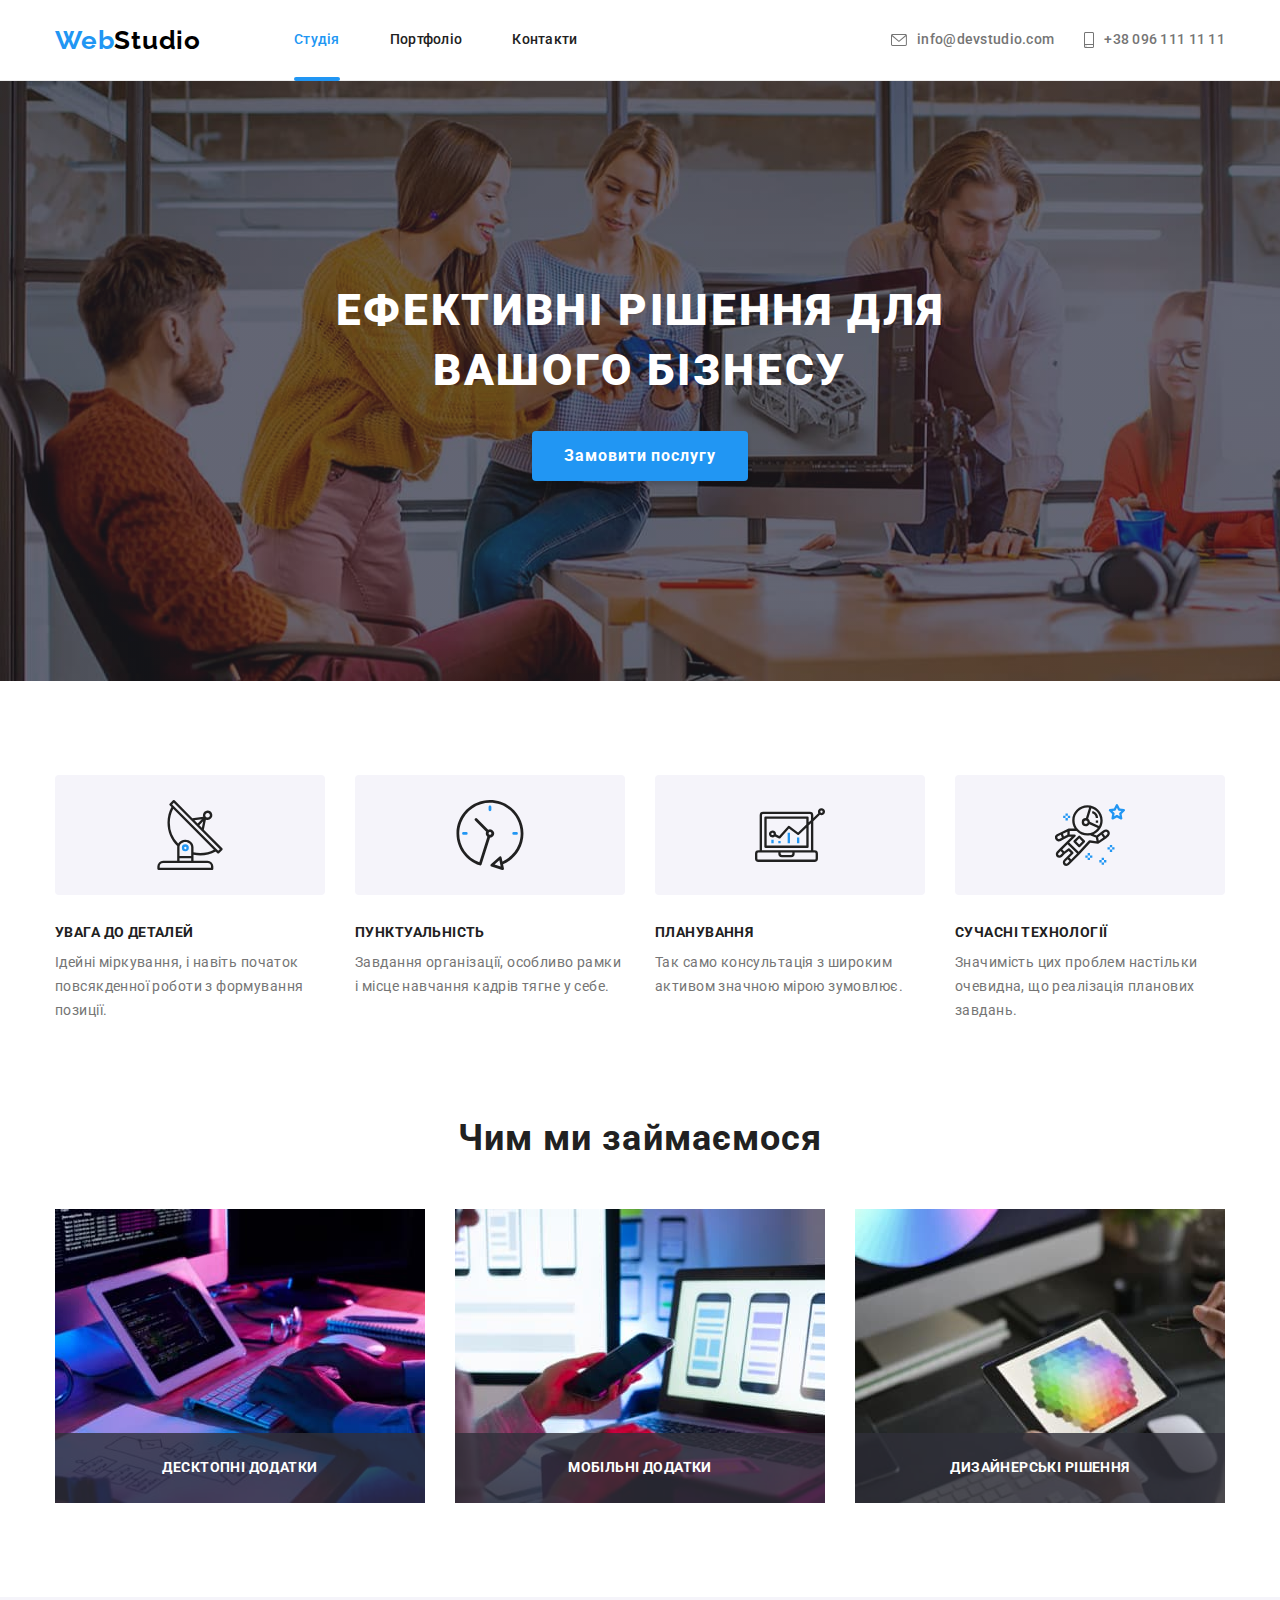
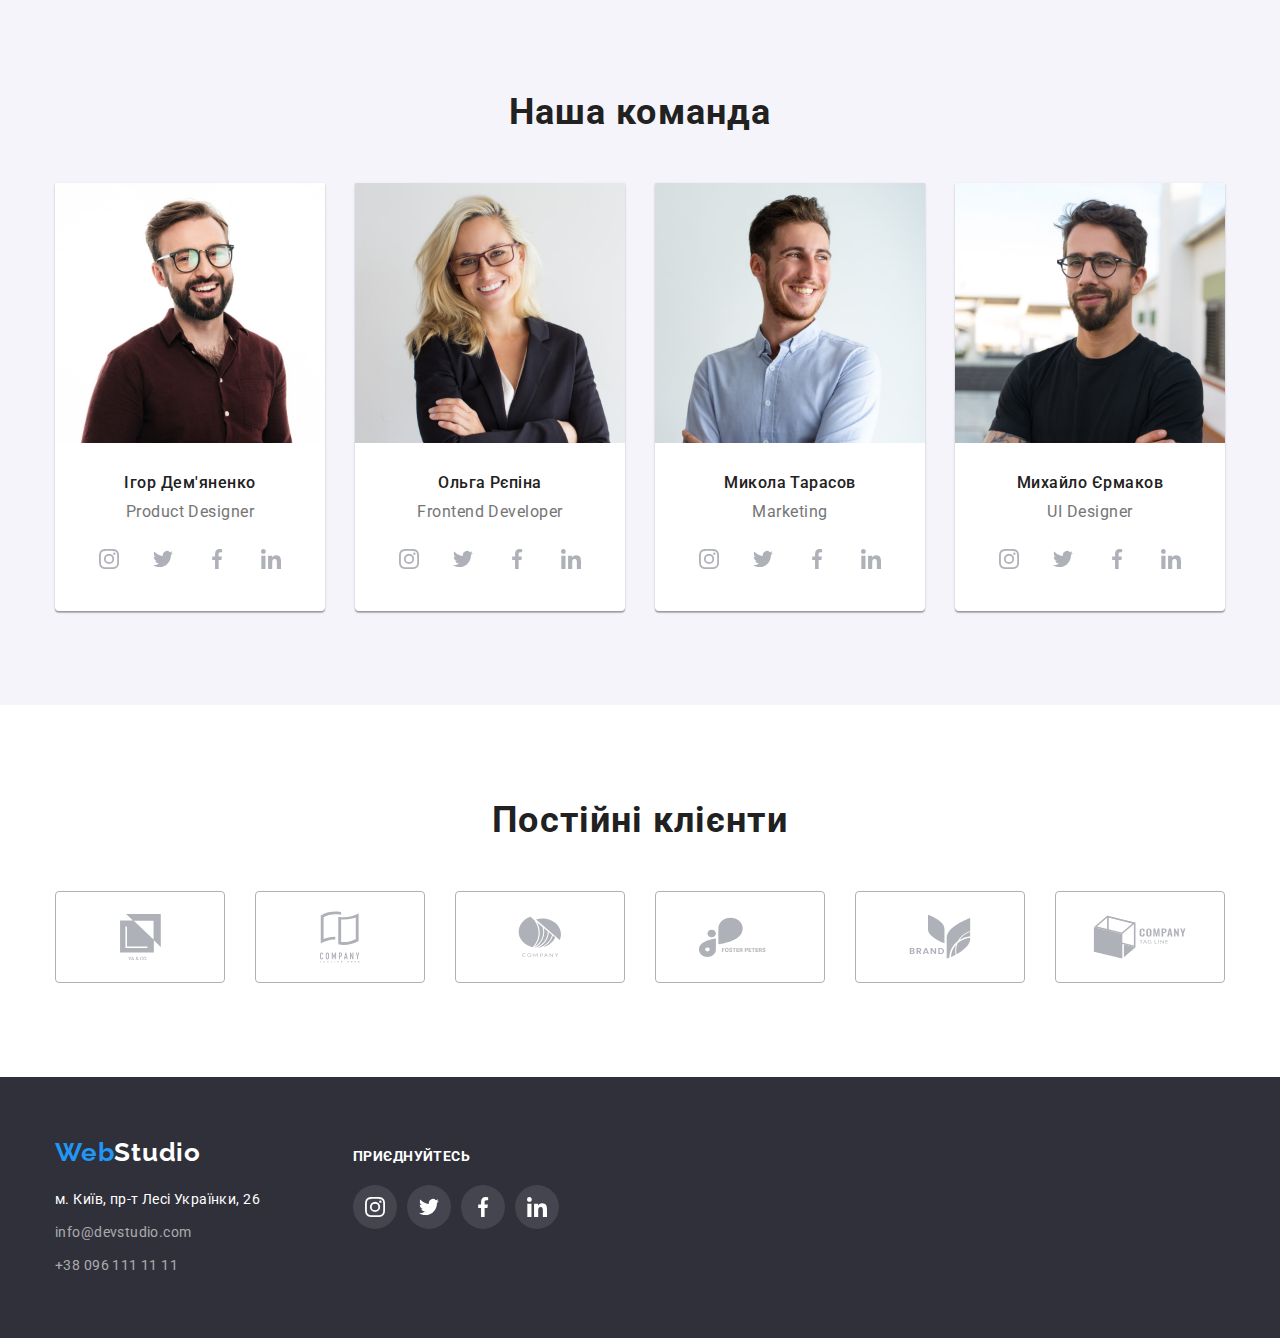
<file: index.html>
<!DOCTYPE html>
<html lang="uk">
<head>
    <meta charset="UTF-8">
    <meta http-equiv="X-UA-Compatible" content="IE=edge">
    <meta name="viewport" content="width=device-width, initial-scale=1.0"> 
    <link rel="preconnect" href="https://fonts.googleapis.com">
    <link rel="preconnect" href="https://fonts.gstatic.com" crossorigin>
    <link href="https://fonts.googleapis.com/css2?family=Raleway:wght@700&family=Roboto:wght@400;500;700;900&display=swap" rel="stylesheet">
    <link rel="stylesheet" href="https://cdnjs.cloudflare.com/ajax/libs/modern-normalize/1.0.0/modern-normalize.min.css" />
    <link rel="stylesheet" href="./css/styles.css" />
    <title>WebStudio</title>
</head>
<body>
    <!-- шапка сторінки -->
    <header class="header">
        <div class="container shapka">
            <nav class="navigation">
                <!-- логотип -->
                <a href="./index.html" class="logo"><span class="logo-color">Web</span>Studio</a>
                <!-- навігація на інші сторінки -->
                <ul class="menu"> 
                    <li class="menu-studia menu-dist"><a href="./index.html" class="link current">Студія</a></li>
                    <li class="menu-portfolio menu-dist"><a href="./portfolio.html" class="link">Портфоліо</a></li>
                    <li class="menu-kontakty menu-dist"><a href="#" class="link">Контакти</a></li>
                </ul>          
            </nav>
            <!-- контакти -->
            <ul class="kontakty">
                <li class="mail kntkt-dist"><a href="mailto:info@devstudio.com" class="link">
                    <svg class="logo-mail" width="16" height="12">
                        <use href="./images/icons.svg#icon-envelope"></use>
                    </svg>info@devstudio.com</a>
                </li>
                <li class="tel kntkt-dist"><a href="tel:+380961111111" class="link">
                    <svg class="logo-mail" width="10" height="16">
                        <use href="./images/icons.svg#icon-smartphone"></use>
                    </svg>+38 096 111 11 11</a></li>
            </ul>
        </div>
    </header>
    <!-- контент сторінки -->
    <main>
        <section class="hero overlay">
            <div class="container title-centr">
                <h1 class="hero-title">Ефективні рішення для вашого бізнесу</h1>
                <button type="button" class="hero-button" data-modal-open>Замовити послугу</button>
            </div>   
        </section>
        <section class="bg-white-perevagy">
            <div class="container">
                <h2 class="visually-hidden">Наші переваги</h2>
                <ul class="perevagy">
                    <li class="logo-perevagy">
                        <div class="bg-perevagy">
                            <svg class="icon-perevagy" width="70" height="70">
                                <use href="./images/icons.svg#icon-antenna"></use>
                            </svg>
                        </div>
                        <h3 class="title-perevagy">Увага до деталей</h3>
                        <p class="paragraph-perevagy">Ідейні міркування, і навіть початок повсякденної роботи з формування позиції.</p>
                    </li>
                    <li class="logo-perevagy">
                        <div class="bg-perevagy">
                            <svg class="icon-perevagy" width="70" height="70">
                                <use href="./images/icons.svg#icon-clock"></use>
                            </svg>
                        </div>
                        <h3 class="title-perevagy">Пунктуальність</h3>
                        <p class="paragraph-perevagy">Завдання організації, особливо рамки і місце навчання кадрів тягне у себе.</p>
                    </li>
                    <li class="logo-perevagy">
                        <div class="bg-perevagy">
                            <svg class="icon-perevagy" width="70" height="70">
                                <use href="./images/icons.svg#icon-diagram"></use>
                            </svg>
                        </div>
                        <h3 class="title-perevagy">Планування</h3>
                        <p class="paragraph-perevagy">Так само консультація з широким активом значною мірою зумовлює.</p>
                    </li>
                    <li class="logo-perevagy">
                        <div class="bg-perevagy">
                            <svg class="icon-perevagy" width="70" height="70">
                                <use href="./images/icons.svg#icon-astronaut"></use>
                            </svg>
                        </div>
                        <h3 class="title-perevagy">Сучасні технології</h3>
                        <p class="paragraph-perevagy">Значимість цих проблем настільки очевидна, що реалізація планових завдань.</p>
                    </li>
                </ul>
            </div>
        </section>
        <section class="bg-white-work">
            <div class="container">
                <h2 class="title-section">Чим ми займаємося</h2>
                <ul class="working">
                    <li class="thumb-item">
                        <div class="thumb-pos-text">
                            <p class="thumb-working-text">Десктопні додатки</p>
                        </div>
                        <img src="./images/work-img01.jpg" alt="руки на клавіатурі" width="370"/></li>
                    <li class="thumb-item">
                        <div class="thumb-pos-text">
                            <p class="thumb-working-text">Мобільні додатки</p>
                        </div>
                        <img src="./images/work-img02.jpg" alt="мобільний телефон в руці" width="370"/></li>
                    <li class="thumb-item">
                        <div class="thumb-pos-text">
                            <p class="thumb-working-text">Дизайнерські рішення</p>
                        </div>
                        <img src="./images/work-img03.jpg" alt="планшет з кольоровою гаммою в руці" width="370"/></li>
                </ul>
            </div>
        </section>
        <section class="bg-violet">
            <div class="container">
                <h2 class="title-section">Наша команда</h2>
                <ul class="comand">
                    <li class="card-solid">
                        <img src="./images/man01.jpg" alt="член команди" width="270"/>
                        <div class="comand-content">
                            <h3 class="title-name">Ігор Дем'яненко</h3>
                            <p class="title-subname">Product Designer</p>
                            <ul class="list-soc-comand">
                                <li>
                                    <a href="#" class="solid-round-comand">
                                        <svg class="logo-soc-comand" width="20" height="20">
                                            <use href="./images/icons.svg#icon-instagram"></use>
                                        </svg>
                                    </a>
                                </li>
                                <li>
                                    <a href="#" class="solid-round-comand">
                                        <svg class="logo-soc-comand" width="20" height="20">
                                            <use href="./images/icons.svg#icon-twitter"></use>
                                        </svg>
                                    </a> 
                                </li>
                                <li>
                                    <a href="#" class="solid-round-comand">
                                        <svg class="logo-soc-comand" width="20" height="20">
                                            <use href="./images/icons.svg#icon-facebook"></use>
                                        </svg>
                                    </a> 
                                </li>
                                <li>
                                    <a href="#" class="solid-round-comand">
                                        <svg class="logo-soc-comand" width="20" height="20">
                                            <use href="./images/icons.svg#icon-linkedin"></use>
                                        </svg>
                                    </a> 
                                </li>    
                            </ul>
                        </div>
                    </li>
                    <li class="card-solid">
                        <img src="./images/man02.jpg" alt="член команди" width="270"/>
                        <div class="comand-content">
                            <h3 class="title-name">Ольга Рєпіна</h3>
                            <p class="title-subname">Frontend Developer</p>
                            <ul class="list-soc-comand">
                                <li>
                                    <a href="#" class="solid-round-comand">
                                        <svg class="logo-soc-comand" width="20" height="20">
                                            <use href="./images/icons.svg#icon-instagram"></use>
                                        </svg>
                                    </a>
                                </li>
                                <li>
                                    <a href="#" class="solid-round-comand">
                                        <svg class="logo-soc-comand" width="20" height="20">
                                            <use href="./images/icons.svg#icon-twitter"></use>
                                        </svg>
                                    </a> 
                                </li>
                                <li>
                                    <a href="#" class="solid-round-comand">
                                        <svg class="logo-soc-comand" width="20" height="20">
                                            <use href="./images/icons.svg#icon-facebook"></use>
                                        </svg>
                                    </a> 
                                </li>
                                <li>
                                    <a href="#" class="solid-round-comand">
                                        <svg class="logo-soc-comand" width="20" height="20">
                                            <use href="./images/icons.svg#icon-linkedin"></use>
                                        </svg>
                                    </a> 
                                </li>    
                            </ul>
                        </div>
                    </li>
                    <li class="card-solid">
                        <img src="./images/man03.jpg" alt="член команди" width="270"/>
                        <div class="comand-content">
                            <h3 class="title-name">Микола Тарасов</h3>
                            <p class="title-subname">Marketing</p>
                            <ul class="list-soc-comand">
                                <li>
                                    <a href="#" class="solid-round-comand">
                                        <svg class="logo-soc-comand" width="20" height="20">
                                            <use href="./images/icons.svg#icon-instagram"></use>
                                        </svg>
                                    </a>
                                </li>
                                <li>
                                    <a href="#" class="solid-round-comand">
                                        <svg class="logo-soc-comand" width="20" height="20">
                                            <use href="./images/icons.svg#icon-twitter"></use>
                                        </svg>
                                    </a> 
                                </li>
                                <li>
                                    <a href="#" class="solid-round-comand">
                                        <svg class="logo-soc-comand" width="20" height="20">
                                            <use href="./images/icons.svg#icon-facebook"></use>
                                        </svg>
                                    </a> 
                                </li>
                                <li>
                                    <a href="#" class="solid-round-comand">
                                        <svg class="logo-soc-comand" width="20" height="20">
                                            <use href="./images/icons.svg#icon-linkedin"></use>
                                        </svg>
                                    </a> 
                                </li>    
                            </ul>
                        </div>
                    </li>
                    <li class="card-solid">
                        <img src="./images/man04.jpg" alt="член команди" width="270"/>
                        <div class="comand-content">
                            <h3 class="title-name">Михайло Єрмаков</h3>
                            <p class="title-subname">UI Designer</p>
                            <ul class="list-soc-comand">
                                <li>
                                    <a href="#" class="solid-round-comand">
                                        <svg class="logo-soc-comand" width="20" height="20">
                                            <use href="./images/icons.svg#icon-instagram"></use>
                                        </svg>
                                    </a>
                                </li>
                                <li>
                                    <a href="#" class="solid-round-comand">
                                        <svg class="logo-soc-comand" width="20" height="20">
                                            <use href="./images/icons.svg#icon-twitter"></use>
                                        </svg>
                                    </a> 
                                </li>
                                <li>
                                    <a href="#" class="solid-round-comand">
                                        <svg class="logo-soc-comand" width="20" height="20">
                                            <use href="./images/icons.svg#icon-facebook"></use>
                                        </svg>
                                    </a> 
                                </li>
                                <li>
                                    <a href="#" class="solid-round-comand">
                                        <svg class="logo-soc-comand" width="20" height="20">
                                            <use href="./images/icons.svg#icon-linkedin"></use>
                                        </svg>
                                    </a> 
                                </li>    
                            </ul>
                        </div>
                    </li>
                </ul>
            </div>
        </section>
        <section class="bg-white-work">
            <div class="container">
                <h2 class="title-section">Постійні клієнти</h2>
                <ul class="clients">
                    <li>
                        <a href="#" class="border-client">
                            <svg class="logo-client" width="41" height="46.7">
                                <use href="./images/icons.svg#icon-logo-comp-1"></use>
                            </svg>
                        </a>
                    </li>
                    <li>
                        <a href="#" class="border-client">
                            <svg class="logo-client" width="40" height="52">
                                <use href="./images/icons.svg#icon-logo-comp-2"></use>
                            </svg>
                        </a>
                    </li>
                    <li>
                        <a href="#" class="border-client">
                            <svg class="logo-client" width="43.46" height="41.18">
                                <use href="./images/icons.svg#icon-logo-comp-3"></use>
                            </svg>
                        </a>
                    </li>
                    <li>
                        <a href="#" class="border-client">
                            <svg class="logo-client" width="84.44" height="40.62">
                                <use href="./images/icons.svg#icon-logo-comp-4"></use>
                            </svg>
                        </a>
                    </li>
                    <li>
                        <a href="#" class="border-client">
                            <svg class="logo-client" width="62.54" height="45.43">
                                <use href="./images/icons.svg#icon-logo-comp-5"></use>
                            </svg>
                        </a>
                    </li>
                    <li>
                        <a href="#" class="border-client">
                            <svg class="logo-client" width="93.79" height="43.93">
                                <use href="./images/icons.svg#icon-logo-comp-6"></use>
                            </svg>
                        </a>
                    </li>
                </ul>
            </div>
        </section>
    </main>
    <!-- підвал сторінки -->
    <footer class="footer">
        <div class="container footer-pos">
            <div class="footer-block-1">
                <a href="./index.html" class="logo-footer"><span class="logo-color">Web</span>Studio</a>
                <address>
                    <ul class="f-kontakty">
                        <li class="f-adress kontakt"><a href="https://goo.gl/maps/CPtrU1FHBa2aNyZL9" target="_blank" rel="noopener noreferrer nofollow" class="link">м. Київ, пр-т Лесі Українки, 26</a></li>
                        <li class="f-mail kontakt"><a href="mailto:info@devstudio.com" class="link">info@devstudio.com</a></li>
                        <li class="f-tel kontakt"><a href="tel:+380961111111" class="link">+38 096 111 11 11</a></li>
                    </ul>
                </address>
            </div>
            <div class="footer-block-2">
                <p class="footer-link footer-dist">Приєднуйтесь</p>
                <ul class="list-soc">
                    <li>
                        <a href="#" class="solid-round">
                            <svg class="logo-soc" width="20" height="20">
                                <use href="./images/icons.svg#icon-instagram"></use>
                            </svg>
                        </a> 
                    </li>
                    <li>
                        <a href="#" class="solid-round">
                            <svg class="logo-soc" width="20" height="20">
                                <use href="./images/icons.svg#icon-twitter"></use>
                            </svg>
                        </a> 
                    </li>
                    <li>
                        <a href="#" class="solid-round">
                            <svg class="logo-soc" width="20" height="20">
                                <use href="./images/icons.svg#icon-facebook"></use>
                            </svg>
                        </a> 
                    </li>
                    <li>
                        <a href="#" class="solid-round">
                            <svg class="logo-soc" width="20" height="20">
                                <use href="./images/icons.svg#icon-linkedin"></use>
                            </svg>
                        </a> 
                    </li>
                </ul>
            </div>  
        </div>
    </footer>
    <div class="backdrop is-hidden" data-modal>
        <div class="modal">
            <button type="button" class="btn-close" aria-label="Закрити" data-modal-close>
                <svg class="btn-img" width="30" height="30">
                    <use href="./images/icons.svg#icon-close"></use>
                </svg>
            </button>
        </div>
    </div>
    <script src="./js/modal.js"></script>
</body>     
</html>
</file>
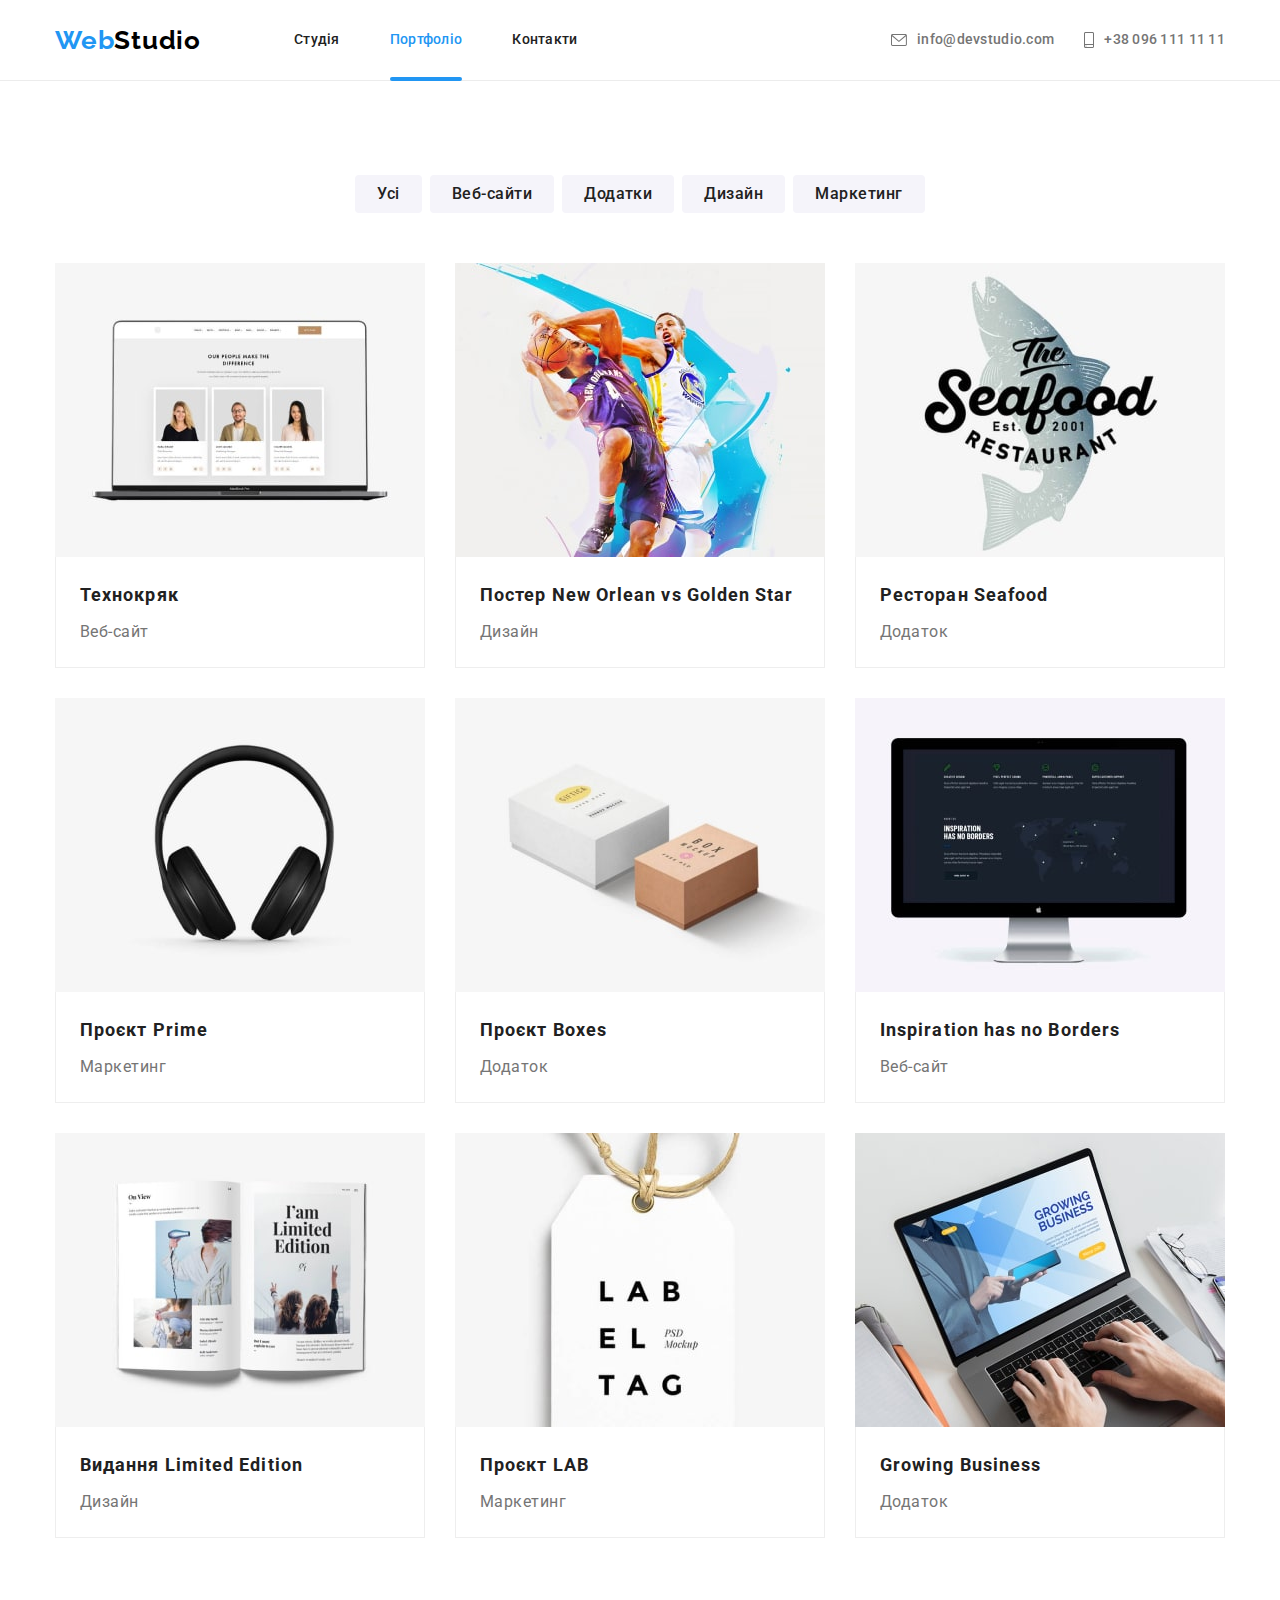
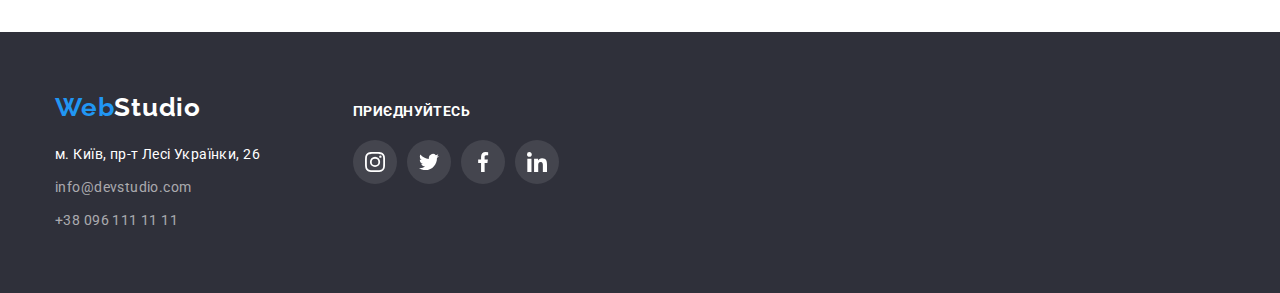
<file: portfolio.html>
<!DOCTYPE html>
<html lang="uk">
<head>
    <meta charset="UTF-8">
    <meta http-equiv="X-UA-Compatible" content="IE=edge">
    <meta name="viewport" content="width=device-width, initial-scale=1.0">
    <link rel="preconnect" href="https://fonts.googleapis.com">
    <link rel="preconnect" href="https://fonts.gstatic.com" crossorigin>
    <link href="https://fonts.googleapis.com/css2?family=Raleway:wght@700&family=Roboto:wght@400;500;700;900&display=swap" rel="stylesheet">
    <link rel="stylesheet" href="https://cdnjs.cloudflare.com/ajax/libs/modern-normalize/1.0.0/modern-normalize.min.css" />
    <link rel="stylesheet" href="./css/styles.css" />
    <title>Портфоліо</title>
</head>
<body>
    <!-- шапка сторінки -->
    <header class="header">
        <div class="container shapka">
            <nav class="navigation">
                <!-- логотип -->
                <a href="./index.html" class="logo"><span class="logo-color">Web</span>Studio</a>
                <!-- навігація на інші сторінки -->
                <ul class="menu"> 
                    <li class="menu-studia menu-dist"><a href="./index.html" class="link">Студія</a></li>
                    <li class="menu-portfolio menu-dist"><a href="./portfolio.html" class="link current">Портфоліо</a></li>
                    <li class="menu-kontakty menu-dist"><a href="#" class="link">Контакти</a></li>
                </ul>          
            </nav>
            <!-- контакти -->
            <ul class="kontakty">
                <li class="mail kntkt-dist"><a href="mailto:info@devstudio.com" class="link">
                    <svg class="logo-mail" width="16" height="12">
                        <use href="./images/icons.svg#icon-envelope"></use>
                    </svg>info@devstudio.com</a>
                </li>
                <li class="tel kntkt-dist"><a href="tel:+380961111111" class="link">
                    <svg class="logo-mail" width="10" height="16">
                        <use href="./images/icons.svg#icon-smartphone"></use>
                    </svg>+38 096 111 11 11</a></li>
            </ul>
        </div>
    </header>
    <!-- контент сторінки -->
    <main>
        <section class="portfolio-bg">
            <div class="container">
                <h1 class="visually-hidden">Портфоліо</h1>
                <!-- фільтр -->
                <ul class="all-button">
                    <li class="all btn"><button type="button" class="fr-button">Усі</button></li>
                    <li class="web btn"><button type="button" class="fr-button">Веб-сайти</button></li>
                    <li class="app btn"><button type="button" class="fr-button">Додатки</button></li>
                    <li class="design btn"><button type="button" class="fr-button">Дизайн</button></li>
                    <li class="marketing btn"><button type="button" class="fr-button">Маркетинг</button></li>
                </ul>
                <!-- список робіт -->
                <ul class="work-list">
                    <li class="border-card">
                        <article class="border-shadow">
                            <a href="#" class="link">
                                <div class="product-thumb">
                                    <p class="hover-overlay-text">Ресурс пропонує комплексні пропозиції з різним рівнем функціоналу та сервісів. Все це дозволить відвідувачу отримати вичерпні відомості про компанію чи приватну особу.</p>
                                    <img src="./images/portf-01.jpg" alt="ноутбук з відкритим сайтом" width="370" />
                                </div>
                                <div class="card-content">
                                    <h2 class="title-portfolio">Технокряк</h2>
                                    <p class="subname-portfolio">Веб-сайт</p>
                                </div>
                            </a>
                        </article>  
                    </li>
                    <li class="border-card">
                        <article class="border-shadow">
                            <a href="#" class="link">
                                <div class="product-thumb">
                                    <p class="hover-overlay-text">Ресурс пропонує комплексні пропозиції з різним рівнем функціоналу та сервісів. Все це дозволить відвідувачу отримати вичерпні відомості про компанію чи приватну особу.</p>                                
                                    <img src="./images/portf-02.jpg" alt="баскетболісти" width="370" />
                                </div>                                
                                <div class="card-content">
                                    <h2 class="title-portfolio">Постер <span lang="en">New Orlean vs Golden Star</span></h2>
                                    <p class="subname-portfolio">Дизайн</p>
                                </div>
                            </a>
                        </article>    
                    </li>
                    <li class="border-card">
                        <article class="border-shadow">
                            <a href="#" class="link">
                                <div class="product-thumb">
                                    <p class="hover-overlay-text">Ресурс пропонує комплексні пропозиції з різним рівнем функціоналу та сервісів. Все це дозволить відвідувачу отримати вичерпні відомості про компанію чи приватну особу.</p>                                
                                    <img src="./images/portf-03.jpg" alt="логотип форми риби" width="370" />
                                </div>                                
                                <div class="card-content">
                                    <h2 class="title-portfolio">Ресторан <span lang="en">Seafood</span></h2>
                                    <p class="subname-portfolio">Додаток</p>
                                </div>
                            </a>
                        </article>    
                    </li>
                    <li class="border-card">
                        <article class="border-shadow">
                            <a href="#" class="link">
                                <div class="product-thumb">
                                    <p class="hover-overlay-text">Ресурс пропонує комплексні пропозиції з різним рівнем функціоналу та сервісів. Все це дозволить відвідувачу отримати вичерпні відомості про компанію чи приватну особу.</p>                                
                                    <img src="./images/portf-04.jpg" alt="навушники" width="370" />
                                </div>                                
                                <div class="card-content">
                                    <h2 class="title-portfolio">Проєкт <span lang="en">Prime</span></h2>
                                    <p class="subname-portfolio">Маркетинг</p>
                                </div>
                            </a>
                        </article>    
                    </li>
                    <li class="border-card">
                        <article class="border-shadow">
                            <a href="#" class="link">
                                <div class="product-thumb">
                                    <p class="hover-overlay-text">Ресурс пропонує комплексні пропозиції з різним рівнем функціоналу та сервісів. Все це дозволить відвідувачу отримати вичерпні відомості про компанію чи приватну особу.</p>                                
                                    <img src="./images/portf-05.jpg" alt="дві коробки" width="370" />
                                </div>                                
                                <div class="card-content">
                                    <h2 class="title-portfolio">Проєкт <span lang="en">Boxes</span></h2>
                                    <p class="subname-portfolio">Додаток</p>
                                </div>
                            </a>
                        </article>    
                    </li>
                    <li class="border-card">
                        <article class="border-shadow">
                            <a href="#" class="link">
                                <div class="product-thumb">
                                    <p class="hover-overlay-text">Ресурс пропонує комплексні пропозиції з різним рівнем функціоналу та сервісів. Все це дозволить відвідувачу отримати вичерпні відомості про компанію чи приватну особу.</p>                                
                                    <img src="./images/portf-06.jpg" alt="монітор з відкритим сайтом" width="370" />
                                </div>                                
                                <div class="card-content">
                                    <h2 class="title-portfolio" lang="en">Inspiration has no Borders</h2>
                                    <p class="subname-portfolio">Веб-сайт</p>
                                </div>
                            </a>
                        </article>    
                    </li>
                    <li class="border-card">
                        <article class="border-shadow">
                            <a href="#" class="link">
                                <div class="product-thumb">
                                    <p class="hover-overlay-text">Ресурс пропонує комплексні пропозиції з різним рівнем функціоналу та сервісів. Все це дозволить відвідувачу отримати вичерпні відомості про компанію чи приватну особу.</p>                                
                                    <img src="./images/portf-07.jpg" alt="журнал" width="370" />
                                </div>                                
                                <div class="card-content">
                                    <h2 class="title-portfolio">Видання <span lang="en">Limited Edition</span></h2>
                                    <p class="subname-portfolio">Дизайн</p>
                                </div>
                            </a>
                        </article>    
                    </li>
                    <li class="border-card">
                        <article class="border-shadow">
                            <a href="#" class="link">
                                <div class="product-thumb">
                                    <p class="hover-overlay-text">Ресурс пропонує комплексні пропозиції з різним рівнем функціоналу та сервісів. Все це дозволить відвідувачу отримати вичерпні відомості про компанію чи приватну особу.</p>                                
                                    <img src="./images/portf-08.jpg" alt="бірка" width="370" />
                                </div>                                
                                <div class="card-content">
                                    <h2 class="title-portfolio">Проєкт <span lang="en">LAB</span></h2>
                                    <p class="subname-portfolio">Маркетинг</p>
                                </div>
                            </a>
                        </article>    
                    </li>
                    <li class="border-card">
                        <article class="border-shadow">
                            <a href="#" class="link">
                                <div class="product-thumb">
                                    <p class="hover-overlay-text">Ресурс пропонує комплексні пропозиції з різним рівнем функціоналу та сервісів. Все це дозволить відвідувачу отримати вичерпні відомості про компанію чи приватну особу.</p>                                
                                    <img src="./images/portf-09.jpg" alt="руки друкують на ноутбуці" width="370" />
                                </div>                                
                                <div class="card-content">
                                    <h2 class="title-portfolio" lang="en">Growing Business</h2>
                                    <p class="subname-portfolio">Додаток</p>
                                </div>
                            </a>
                        </article>    
                    </li>
                </ul>
            </div>
        </section>
    </main>
    <!-- підвал сторінки -->
    <footer class="footer">
        <div class="container footer-pos">
            <div class="footer-block-1">
                <a href="./index.html" class="logo-footer"><span class="logo-color">Web</span>Studio</a>
                <address>
                    <ul class="f-kontakty">
                        <li class="f-adress kontakt"><a href="https://goo.gl/maps/CPtrU1FHBa2aNyZL9" target="_blank" rel="noopener noreferrer nofollow" class="link">м. Київ, пр-т Лесі Українки, 26</a></li>
                        <li class="f-mail kontakt"><a href="mailto:info@devstudio.com" class="link">info@devstudio.com</a></li>
                        <li class="f-tel kontakt"><a href="tel:+380961111111" class="link">+38 096 111 11 11</a></li>
                    </ul>
                </address>
            </div>
            <div class="footer-block-2">
                <p class="footer-link footer-dist">Приєднуйтесь</p>
                <ul class="list-soc">
                    <li>
                        <a href="#" class="solid-round">
                            <svg class="logo-soc" width="20" height="20">
                                <use href="./images/icons.svg#icon-instagram"></use>
                            </svg>
                        </a> 
                    </li>
                    <li>
                        <a href="#" class="solid-round">
                            <svg class="logo-soc" width="20" height="20">
                                <use href="./images/icons.svg#icon-twitter"></use>
                            </svg>
                        </a> 
                    </li>
                    <li>
                        <a href="#" class="solid-round">
                            <svg class="logo-soc" width="20" height="20">
                                <use href="./images/icons.svg#icon-facebook"></use>
                            </svg>
                        </a> 
                    </li>
                    <li>
                        <a href="#" class="solid-round">
                            <svg class="logo-soc" width="20" height="20">
                                <use href="./images/icons.svg#icon-linkedin"></use>
                            </svg>
                        </a> 
                    </li>
                </ul>
            </div>    
            
        </div>
    </footer>
</body>
</html>
</file>
<file: css/styles.css>
/* primary-color-text #2196F3 (синій)
   main-color-text #212121 (чорний)
   secondary-color-text #757575 (сірий)
   logo-color-text #000000 (глибокий чорний)
   footer-color-text #FFFFFF (білий)
   active-button #188CE8 (темно синій)
   kontakty-footer rgba(255, 255, 255, 0.6) (білий з альфа-каналом)
   
   main-color-bg #FFFFFF; (білий)
   secondary-color-bg #F5F4FA; (ліловий)
   footer-color-bg #2F303A; (темно сірий)*/

:root {
    --primary-color-text: #2196F3;
    --main-color-text: #212121;
    --secondary-color-text: #757575;
    --logo-color-text: #000000;
    --footer-color-text: #FFFFFF;
    --main-color-bg: #FFFFFF;
    --secondary-color-bg: #F5F4FA;
    --footer-color-bg: #2F303A;
    --active-button: #188CE8;
    --card-border-color: #EEEEEE;
    --kontakty-footer: rgba(255, 255, 255, 0.6);
    --shadow-main-button: 0px 4px 4px rgba(0, 0, 0, 0.15);
    --shadow-card-solid: 0px 1px 3px rgba(0, 0, 0, 0.12), 0px 1px 1px rgba(0, 0, 0, 0.14), 0px 2px 1px rgba(0, 0, 0, 0.2);
    --shadow-filtr-button: 0px 3px 1px rgba(0, 0, 0, 0.1), 0px 1px 2px rgba(0, 0, 0, 0.08), 0px 2px 2px rgba(0, 0, 0, 0.12);
    --work-list: #EEEEEE;
    --line-header: #ECECEC;
    --overlay-color: rgba(47, 48, 58, 0.4);
    --border-client: #AFB1B8;
    --footer-socsolid-main: rgba(255, 255, 255, 0.1);
    --hero-bg: #C4C4C4;
    --hover-overlay-blue: rgba(33, 150, 243, 0.9);
    --shadow-portfolio-card: 0px 1px 1px rgba(0, 0, 0, 0.12), 0px 4px 4px rgba(0, 0, 0, 0.06), 1px 4px 6px rgba(0, 0, 0, 0.16);
    --transition-bezier: cubic-bezier(0.4, 0, 0.2, 1);
    --working-solid: rgba(47, 48, 58, 0.8);
    --backdrop-color: rgba(0, 0, 0, 0.2);
    --modal-bg-color: #FFFFFF;
    --time-250: 250ms;
    --border-btn: rgba(0, 0, 0, 0.1);
}

html {
    box-sizing: border-box;
}
*,
*::before,
*::after {
    box-sizing: inherit;
}

body {
    font-family: 'Roboto', sans-serif;
    background-color: var(--main-color-bg);
    color: var(--secondary-color-text);
}

ul {
    list-style: none;
}
a {
    text-decoration: none;
}
p, h1, h2, h3, h4, h5, h6 {
    margin: 0;
}
ul, ol { 
    margin: 0;
    padding-left: 0;
}
img {
    display: block;
    max-width: 100%;
}


.hero-button,
.all-button .fr-button {
    font-family: inherit;
    cursor: pointer;
    border: transparent;
    border-radius: 4px;
}
.hero-button {
    padding: 10px 32px;
    box-shadow: var(--shadow-main-button)
}


/* !!!стилі Шапки!!! */

.logo {
    font-family: 'Raleway', sans-serif;
    font-style: normal;
    font-weight: 700;
    font-size: 26px;
    line-height: 1.19;
    letter-spacing: 0.03em;
    color: var(--logo-color-text);
    margin-right: 93px;
}
.logo-color {
    color: var(--primary-color-text);
}

.menu-studia .link,
.menu-portfolio .link,
.menu-kontakty .link,
.mail .link,
.tel .link {
    display: block;
    font-style: normal;
    font-weight: 500;
    font-size: 14px;
    line-height: 1.14;
    letter-spacing: 0.02em;
    padding-top: 32px;
    padding-bottom: 32px;

    transition-property: color;
    transition-duration: var(--time-250);
    transition-timing-function: var(--transition-bezier);
}
.menu-studia .link,
.menu-portfolio .link,
.menu-kontakty .link {
    color: var(--main-color-text);
}
.menu-studia .link:hover,
.menu-portfolio .link:hover,
.menu-kontakty .link:hover,
.menu-studia .link:focus,
.menu-portfolio .link:focus,
.menu-kontakty .link:focus {
    color: var(--primary-color-text);
}
/* підсвічування поточного меню */
.menu-portfolio .link.current,
.menu-studia .link.current {
    color: var(--primary-color-text);
}
.menu-dist {
   display: block;
   position: relative; 
}
.link.current::after {
    content: '';
    display: block;
    width: 100%;
    height: 4px;
    background-color: var(--primary-color-text);
    border-radius: 2px;
    position: absolute;
    bottom: -1px;
}


.mail .link,
.tel .link {
    display: flex;
    color: var(--secondary-color-text);
    fill: var(--secondary-color-text);
}
.logo-mail {
    color: currentColor;
    margin-right: 10px;

    transition-property: fill;
    transition-duration: var(--time-250);
    transition-timing-function: var(--transition-bezier);
}
.mail .link:hover,
.tel .link:hover,
.mail .link:focus,
.tel .link:focus {
    color: var(--primary-color-text);
    fill: var(--primary-color-text);
}

.container.shapka {
    display: flex;
    align-items: center;
    justify-content: space-between;
}

.navigation {
    display: flex;
    align-items: center;
}
.menu {
    display: flex;
    align-items: center;
    gap: 50px;
}

.kontakty {
    display: flex;
    gap: 30px;
}
.kntkt-dist .link {
    display: flex;
    align-items: center;
}

.header {
    border-bottom-width: 1px;
    border-bottom-style: solid;
    border-bottom-color: var(--line-header);
}




/* !!!стилі Футера!!! */
.footer {
    background-color: var(--footer-color-bg);
    padding: 60px 0;
}
.logo-footer {
    display: inline-block;
    font-family: 'Raleway', sans-serif;
    font-style: normal;
    font-weight: 700;
    font-size: 26px;
    line-height: 1.19;
    letter-spacing: 0.03em;
    color: var(--footer-color-text);
    margin-bottom: 20px;
}
/* .logo-color задано в стилі Шапки */
.kontakt .link {
    font-style: normal;
    font-size: 14px;
    line-height: 1.71;
    letter-spacing: 0.03em;

    transition-property: color;
    transition-duration: var(--time-250);
    transition-timing-function: var(--transition-bezier);
}
.f-adress .link {
    color: var(--footer-color-text);
}
.f-mail .link,
.f-tel .link {
    color: var(--kontakty-footer)   
}
.kontakt .link:hover,
.kontakt .link:focus {
    color: var(--primary-color-text);
}
.f-kontakty .kontakt:not(:last-child) {
    margin-bottom: 9px;
}
.footer-pos {
    display: flex;
    gap: 93px;
    align-items: baseline;
}

.footer-link {
    font-weight: 700;
    font-size: 14px;
    line-height: 1.14;
    letter-spacing: 0.03em;
    text-transform: uppercase;
    color: var(--footer-color-text);
    margin-bottom: 20px;
}

.list-soc {
    display: flex;
    gap: 10px;
}
.solid-round {
    display: flex;
    width: 44px;
    height: 44px;
    background-color: var(--footer-socsolid-main);
    fill: var(--footer-color-text);
    border-radius: 50%;
    justify-content: center;
    align-items: center;

    transition-property: background-color;
    transition-duration: var(--time-250);
    transition-timing-function: var(--transition-bezier);
}
.solid-round:hover,
.solid-round:focus {
    background-color: var(--primary-color-text);
}


/* ----------!!!стилі головної Студія!!!---------- */
.hero {
    padding: 200px 0;
    text-align: center;
}
.overlay {
    max-width: 1600px;
    margin-left: auto;
    margin-right: auto;
    background-image: 
    linear-gradient(to right, var(--overlay-color), var(--overlay-color)),
    url(../images/hero.jpg);
    background-color: var(--hero-bg);
    background-size: cover;
}
.hero-title {
    font-style: normal;
    font-weight: 900;
    font-size: 44px;
    line-height: 1.36;
    letter-spacing: 0.06em;
    text-transform: uppercase;
    color: var(--footer-color-text);
    margin: 0px 0px 30px 0px;
}

.title-centr {
    max-width: 696px;
}
.hero-button {
    font-style: normal;
    font-weight: 700;
    font-size: 16px;
    line-height: 1.88;
    text-align: center;
    letter-spacing: 0.06em;
    background-color: var(--primary-color-text);
    color: var(--footer-color-text);

    transition-property: background-color;
    transition-duration: var(--time-250);
    transition-timing-function: var(--transition-bezier);
}
.hero-button:hover,
.hero-button:focus {
    background-color: var(--active-button);
}

.visually-hidden {
    position: absolute;
    white-space: nowrap;
    height: 1px;
    width: 1px;
    border: 0;
    overflow: hidden;
    clip: rect(0 0 0 0);
    padding: 0;
    margin: -1px;
    clip-path: inset(50%);
  }
.title-section {
    font-style: normal;
    font-weight: 700;
    font-size: 36px;
    line-height: 1.17;
    text-align: center;
    letter-spacing: 0.03em;
    color: var(--main-color-text);
    margin-bottom: 50px;
    margin-top: 0;
    padding: 0;
}
.title-perevagy {
    font-style: normal;
    font-weight: 700;
    font-size: 14px;
    line-height: 1.14;
    letter-spacing: 0.03em;
    text-transform: uppercase;
    color: var(--main-color-text);
    padding: 0;
    margin-top: 0;
    margin-bottom: 10px;
}
.paragraph-perevagy {
    font-size: 14px;
    line-height: 1.71;
    letter-spacing: 0.03em;
    color: var(--secondary-color-text);
    max-width: 270px;
}
.bg-perevagy {
    display: flex;
    background-color: var(--secondary-color-bg);
    width: 270px;
    height: 120px;
    border-radius: 4px;
    margin-bottom: 30px;
    justify-content: center;
    align-items: center;
}

.thumb-item {
    position: relative;
}
.thumb-pos-text {
    display: flex;
    justify-content: center;
    align-items: center;
    position: absolute;
    bottom: 0;
    width: 100%;
    height: 70px;
    background-color: var(--working-solid);
}
.thumb-working-text {
    position: absolute;
    font-weight: 700;
    font-size: 14px;
    line-height: 1.14;
    letter-spacing: 0.03em;
    text-transform: uppercase;
    color: var(--main-color-bg);
}

.title-name {
    font-style: normal;
    font-weight: 500;
    font-size: 16px;
    line-height: 1.19;
    text-align: center;
    letter-spacing: 0.03em;
    color: var(--main-color-text);
    margin-bottom: 10px;
}
.title-subname {
    font-size: 16px;
    line-height: 1.19;
    text-align: center;
    letter-spacing: 0.03em;
    color: var(--secondary-color-text);
    margin-bottom: 16px;
}
.card-solid {
    background-color: var(--main-color-bg);
    border-radius: 0 0 4px 4px;
    box-shadow: var(--shadow-card-solid);
}
.comand-content {
    padding: 30px 0;
}
.list-soc-comand {
    display: flex;
    gap: 10px;
    justify-content: center;
}
.solid-round-comand {
    display: flex;
    width: 44px;
    height: 44px;
    background-color: var(--footer-socsolid-main);
    border-radius: 50%;
    fill: var(--border-client);
    justify-content: center;
    align-items: center;

    transition-property: background-color, fill;
    transition-duration: var(--time-250);
    transition-timing-function: var(--transition-bezier);
}
.logo-soc-comand {
    color: currentColor;
}
.solid-round-comand:hover,
.solid-round-comand:focus {
    background-color: var(--primary-color-text);
    fill: var(--footer-color-text);
}    

.bg-violet {
    background-color: var(--secondary-color-bg);
    padding: 94px 0;
}
.bg-white-perevagy {
    padding-top: 94px;
}
.bg-white-work {
    padding: 94px 0;
}

.container {
    width: 1200px;
    margin: 0 auto;
    padding-left: 15px;
    padding-right: 15px;
}

.perevagy, .working, .comand {
    display: flex;
    gap: 30px;
}
.clients {
    display: flex;
    gap: 30px;
}
.border-client {
    display: flex;
    border: 1px solid var(--border-client);
    border-radius: 4px;
    height: 92px;
    min-width: 170px;
    fill: var(--border-client);
    justify-content: center;
    align-items: center;

    transition-property: border-color, fill;
    transition-duration: var(--time-250);
    transition-timing-function: var(--transition-bezier);
}
.logo-client {
    color: currentColor;
}
.border-client:hover,
.border-client:focus {
    border-color: var(--primary-color-text);
    fill: var(--primary-color-text);
}


/* ----------!!!стилі головної Портфоліо!!!---------- */

/* стилі Фільтра */
.all .fr-button,
.web .fr-button,
.app .fr-button,
.design .fr-button,
.marketing .fr-button {
    font-style: normal;
    font-weight: 500;
    font-size: 16px;
    line-height: 1.62;
    text-align: center;
    letter-spacing: 0.03em;
    background-color: var(--secondary-color-bg);
    color: var(--main-color-text);
    padding: 6px 22px;

    transition-property: color, background-color, box-shadow;
    transition-duration: var(--time-250);
    transition-timing-function: var(--transition-bezier);
}

.all .fr-button:hover,
.all .fr-button:focus,
.web .fr-button:hover,
.web .fr-button:focus,
.app .fr-button:hover,
.app .fr-button:focus,
.design .fr-button:hover,
.design .fr-button:focus,
.marketing .fr-button:hover,
.marketing .fr-button:focus {
    background-color: var(--primary-color-text);
    color: var(--footer-color-text);
    box-shadow: var(--shadow-filtr-button);
}

 
.title-portfolio {
    font-style: normal;
    font-weight: 700;
    font-size: 18px;
    line-height: 2;
    letter-spacing: 0.06em;
    color: var(--main-color-text);
    margin-bottom: 4px;
}
.subname-portfolio {
    font-style: normal;
    font-size: 16px;
    line-height: 1.88;
    letter-spacing: 0.03em;
    color: var(--secondary-color-text);
}

.all-button {
    display: flex;
    gap: 8px;
    justify-content: center;
    margin-bottom: 50px;
}

.work-list {
    display: flex;
    flex-wrap: wrap;
    gap: 30px;
}
.border-card {
    flex-basis: calc((100% - 60px) / 3);
}
.border-card:nth-child(3n) {
    margin-right: 0;
}
.border-shadow > .link {
    display: block;
    position: relative;

    transition-property: box-shadow;
    transition-duration: var(--time-250);
    transition-timing-function: var(--transition-bezier);
}
.border-shadow > .link:hover,
.border-shadow > .link:focus {
    box-shadow: var(--shadow-portfolio-card);
}

.portfolio-bg {
    padding: 94px 0;
}

.card-content {
    padding: 20px 24px;
    border-left: 1px solid var(--work-list);
    border-bottom: 1px solid var(--work-list);
    border-right: 1px solid var(--work-list);
}

.product-thumb {
    display: block;
    position: relative;
    overflow: hidden;
}
.hover-overlay-text {
    display: block;
    position: absolute;
    background-color: var(--hover-overlay-blue);
    width: 370px;
    height: 294px;
    font-size: 18px;
    line-height: 1.56;
    letter-spacing: 0.03em;
    color: var(--main-color-bg);
    padding: 63px 24px;

    transform: translateY(100%);
    transition-property: transform;
    transition-duration: var(--time-250);
    transition-timing-function: var(--transition-bezier);
}
.border-shadow > .link:hover .hover-overlay-text,
.border-shadow > .link:focus .hover-overlay-text {
    content: '';
    transform: translateY(0%);
}

/* ----------!!!стилі Модального вікна!!!---------- */
.backdrop {
    position: fixed;
    top: 0;
    left: 0;

    width: 100%;
    height: 100%;

    background-color: var(--backdrop-color);
    opacity: 1;
    visibility: visible;
    transition: opacity var(--time-250) var(--transition-bezier), visibility var(--time-250) var(--transition-bezier);
}
.backdrop.is-hidden {
    opacity: 0;
    pointer-events: none;
    visibility: hidden;
}
.backdrop.is-hidden .modal {
    transform: translate(-50%, -50%) scale(0.9);
}
.modal {
    position: absolute;
    top: 50%;
    left: 50%;
    transform: translate(-50%, -50%) scale(1);
    transition: transform var(--time-250) var(--transition-bezier);

    min-width: 528px;
    min-height: 581px;
    border-radius: 4px;
    padding: 40px;

    background-color: var(--modal-bg-color);
    box-shadow: var(--shadow-card-solid);
}
.btn-close {
    display:flex;
    align-items: center;
    justify-content: center;
    position: absolute;
    border-radius: 50%;
    width: 30px;
    height: 30px;
    top: 8px;
    right: 8px;
    padding: 0;
    cursor: pointer;
    border: 1px solid var(--border-btn);
}
</file>
